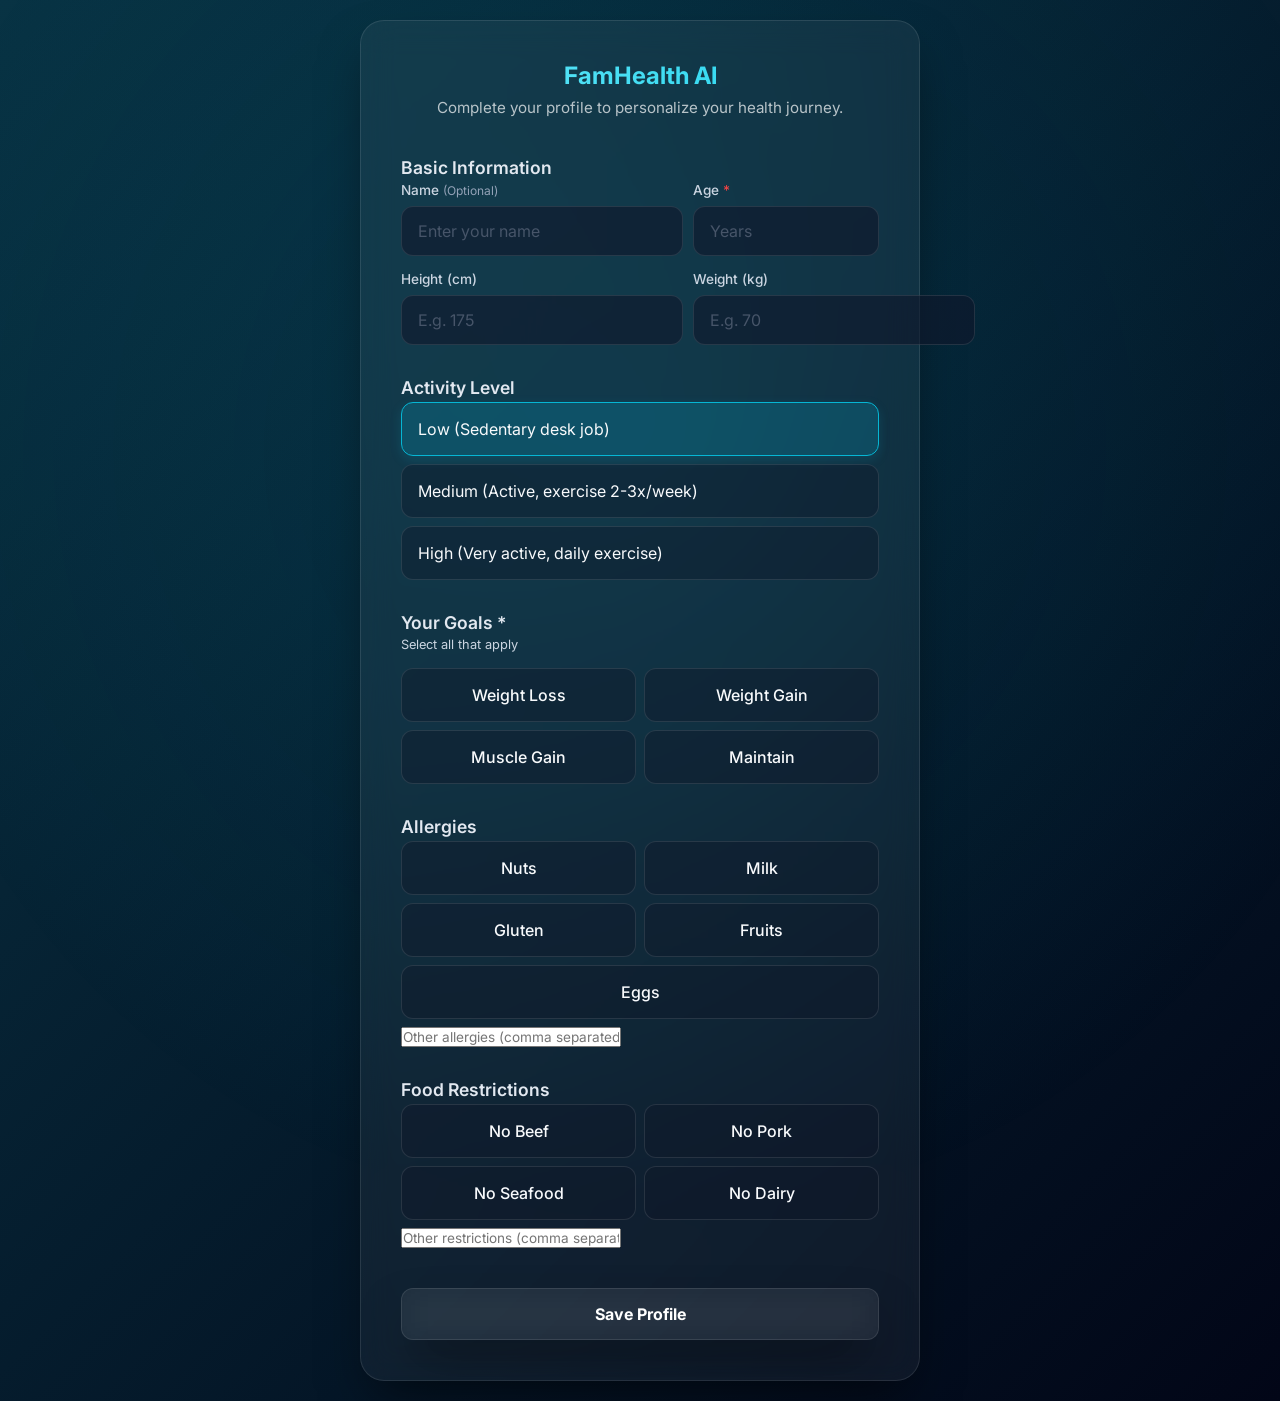
<file: index.html>
<!DOCTYPE html>
<html lang="en">
<head>
    <meta charset="UTF-8">
    <meta name="viewport" content="width=device-width, initial-scale=1.0">
    <title>FamHealth AI</title>
    <link rel="stylesheet" href="style.css">
    <link href="https://fonts.googleapis.com/css2?family=Inter:wght@300;400;500;600;700&display=swap" rel="stylesheet">
</head>
<body class="dashboard-body">
    <div class="background-animation"></div>
    <div class="container" style="max-width: 600px; margin: 0 auto; padding: 20px;">
        
        <!-- ======================= -->
        <!-- 1. PROFILE SECTION      -->
        <!-- ======================= -->
        <!-- STEP 2 & 5: Ensure default state is strictly visible! -->
        <div id="profileSection" style="display: block;">
            <div class="form-card glass">
                <div class="header mb-2">
                    <h1 style="font-size: 1.5rem; text-align: center;">FamHealth AI</h1>
                    <p style="text-align: center; color: rgba(255,255,255,0.7);">Complete your profile to personalize your health journey.</p>
                </div>
                
                <form id="profileForm">
                    <!-- Basic Info -->
                    <div class="form-section">
                        <h2>Basic Information</h2>
                        <div class="input-group" style="display: flex; gap: 10px; margin-bottom: 15px;">
                            <div class="input-field" style="flex: 1;">
                                <label for="name">Name <span class="optional">(Optional)</span></label>
                                <input type="text" id="name" class="glass-input" placeholder="Enter your name">
                            </div>
                            <div class="input-field" style="flex: 1;">
                                <label for="age">Age <span class="required">*</span></label>
                                <input type="number" id="age" class="glass-input" required min="1" max="120" placeholder="Years">
                            </div>
                        </div>
                        <div class="input-group" style="display: flex; gap: 10px;">
                            <div class="input-field" style="flex: 1;">
                                <label for="height">Height (cm)</label>
                                <input type="number" id="height" class="glass-input" placeholder="E.g. 175">
                            </div>
                            <div class="input-field" style="flex: 1;">
                                <label for="weight">Weight (kg)</label>
                                <input type="number" id="weight" class="glass-input" placeholder="E.g. 70">
                            </div>
                        </div>
                    </div>

                    <!-- Activity Level -->
                    <div class="form-section mt-2">
                        <h2>Activity Level</h2>
                        <div class="radio-group" style="display: flex; flex-direction: column; gap: 8px;">
                            <label class="radio-card">
                                <input type="radio" name="activity_level" value="low" checked>
                                <span class="card-content">Low (Sedentary desk job)</span>
                            </label>
                            <label class="radio-card">
                                <input type="radio" name="activity_level" value="medium">
                                <span class="card-content">Medium (Active, exercise 2-3x/week)</span>
                            </label>
                            <label class="radio-card">
                                <input type="radio" name="activity_level" value="high">
                                <span class="card-content">High (Very active, daily exercise)</span>
                            </label>
                        </div>
                    </div>

                    <!-- Goals -->
                    <div class="form-section mt-2">
                        <h2>Your Goals <span class="required">*</span></h2>
                        <p class="subtitle" style="font-size: 0.8rem; color: #cbd5e1;">Select all that apply</p>
                        <div class="card-options multi-select" style="display: flex; flex-wrap: wrap; gap: 8px;">
                            <label class="checkbox-card small">
                                <input type="checkbox" name="goal" value="weight_loss">
                                <span class="card-content centered">Weight Loss</span>
                            </label>
                            <label class="checkbox-card small">
                                <input type="checkbox" name="goal" value="weight_gain">
                                <span class="card-content centered">Weight Gain</span>
                            </label>
                            <label class="checkbox-card small">
                                <input type="checkbox" name="goal" value="muscle_gain">
                                <span class="card-content centered">Muscle Gain</span>
                            </label>
                            <label class="checkbox-card small">
                                <input type="checkbox" name="goal" value="maintain">
                                <span class="card-content centered">Maintain</span>
                            </label>
                        </div>
                    </div>

                    <!-- Allergies -->
                    <div class="form-section mt-2">
                        <h2>Allergies</h2>
                        <div class="card-options multi-select" style="display: flex; flex-wrap: wrap; gap: 8px;">
                            <label class="checkbox-card small">
                                <input type="checkbox" name="allergy" value="nuts">
                                <span class="card-content centered">Nuts</span>
                            </label>
                            <label class="checkbox-card small">
                                <input type="checkbox" name="allergy" value="milk">
                                <span class="card-content centered">Milk</span>
                            </label>
                            <label class="checkbox-card small">
                                <input type="checkbox" name="allergy" value="gluten">
                                <span class="card-content centered">Gluten</span>
                            </label>
                            <label class="checkbox-card small">
                                <input type="checkbox" name="allergy" value="fruits">
                                <span class="card-content centered">Fruits</span>
                            </label>
                            <label class="checkbox-card small">
                                <input type="checkbox" name="allergy" value="eggs">
                                <span class="card-content centered">Eggs</span>
                            </label>
                        </div>
                        <input type="text" id="customAllergies" class="glass-input mt-1" style="font-size: 0.85rem;" placeholder="Other allergies (comma separated)">
                    </div>

                    <!-- Food Restrictions -->
                    <div class="form-section mt-2 mb-2">
                        <h2>Food Restrictions</h2>
                        <div class="card-options multi-select" style="display: flex; flex-wrap: wrap; gap: 8px;">
                            <label class="checkbox-card small">
                                <input type="checkbox" name="restriction" value="no_beef">
                                <span class="card-content centered">No Beef</span>
                            </label>
                            <label class="checkbox-card small">
                                <input type="checkbox" name="restriction" value="no_pork">
                                <span class="card-content centered">No Pork</span>
                            </label>
                            <label class="checkbox-card small">
                                <input type="checkbox" name="restriction" value="no_seafood">
                                <span class="card-content centered">No Seafood</span>
                            </label>
                            <label class="checkbox-card small">
                                <input type="checkbox" name="restriction" value="no_dairy">
                                <span class="card-content centered">No Dairy</span>
                            </label>
                        </div>
                        <input type="text" id="customRestrictions" class="glass-input mt-1" style="font-size: 0.85rem;" placeholder="Other restrictions (comma separated)">
                    </div>

                    <div class="actions" style="position: relative;">
                        <!-- STEP 2: Save Button -->
                        <button type="submit" id="submitBtn" class="submit-btn text-center glass" style="width: 100%; border-radius: 12px; display: flex; justify-content: center; align-items: center; cursor: pointer; padding: 12px;">
                            <span class="btn-text" style="font-weight: bold;">Save Profile</span>
                        </button>
                        <div id="statusMessage" class="hidden" style="margin-top: 1rem; text-align: center; color: var(--success); font-weight: 500;"></div>
                    </div>
                </form>
            </div>
        </div>

        <!-- ======================= -->
        <!-- 2. DASHBOARD SECTION    -->
        <!-- ======================= -->
        <div id="dashboardSection" style="display: none; padding-bottom: 70px;">
            <header class="dash-header glass" style="margin-bottom: 1.5rem; display: flex; justify-content: space-between; align-items: center; padding: 15px; border-radius: 16px;">
                <div>
                    <h1 class="mb-0" style="font-size: 1.5rem;" data-i18n="dash_title">Dashboard</h1>
                    <!-- STEP 5: Welcome message -->
                    <p class="subtitle mb-0" id="dashWelcomeMsg" style="color: rgba(255,255,255,0.8); font-size: 0.9rem;">Welcome to FamHealth AI</p>
                </div>
                <!-- STEP 6: Add reset button -->
                <button id="resetProfileBtn" style="background: rgba(239, 68, 68, 0.2); border: 1px solid rgba(239, 68, 68, 0.4); color: white; padding: 8px 12px; border-radius: 8px; cursor: pointer; font-size: 0.85rem; font-weight: bold; transition: 0.2s;">Reset Profile</button>
            </header>

            <main class="dash-main">
                <!-- STEP 5: Health Profile summary -->
                <section class="glass card-section mb-2" style="padding: 15px; border-radius: 16px;">
                    <h2 style="font-size: 1.1rem; border-bottom: 1px solid rgba(255,255,255,0.1); padding-bottom: 0.5rem; margin-bottom: 0.75rem;"><span data-i18n="dash_snapshot">Health Snapshot</span></h2>
                    
                    <div style="display: grid; grid-template-columns: 1fr 1fr; gap: 10px;">
                        <div style="background: rgba(0,0,0,0.2); padding: 10px; border-radius: 8px;">
                            <span style="font-size: 0.75rem; color: #cbd5e1; text-transform: uppercase;">Activity</span>
                            <div id="dashActivity" style="font-weight: 600;">--</div>
                        </div>
                        <div style="background: rgba(0,0,0,0.2); padding: 10px; border-radius: 8px;">
                            <span style="font-size: 0.75rem; color: #cbd5e1; text-transform: uppercase;">Your Goals</span>
                            <div id="dashGoal" style="font-weight: 600;">--</div>
                        </div>
                        <div style="background: rgba(0,0,0,0.2); padding: 10px; border-radius: 8px; grid-column: span 2;">
                            <span style="font-size: 0.75rem; color: #cbd5e1; text-transform: uppercase;">Your Conditions</span>
                            <div id="dashAllergies" style="font-weight: 600; font-size: 0.9rem;">--</div>
                        </div>
                    </div>
                </section>

                <section class="glass card-section ai-insight mb-2" style="padding: 15px; border-radius: 16px; background: linear-gradient(135deg, rgba(6, 182, 212, 0.15) 0%, rgba(59, 130, 246, 0.15) 100%); border-color: rgba(6, 182, 212, 0.3);">
                    <div style="display: flex; align-items: center; gap: 0.5rem; margin-bottom: 0.75rem;">
                        <span class="icon">💡</span>
                        <h2 class="mb-0" style="font-size: 1.1rem; color: #67e8f9;"><span data-i18n="dash_daily_rec">Daily AI Recommendation</span></h2>
                    </div>
                    <p id="dailyRecText" style="font-size: 0.9rem; line-height: 1.5; color: #f1f5f9; margin-bottom: 0;">Checking your profile...</p>
                </section>

                <h2 class="section-title mt-2 mb-1" style="font-size: 1.1rem; margin-left: 5px;" data-i18n="dash_ai_assistant">AI Assistant Features</h2>
                <div class="features-grid" style="display: grid; grid-template-columns: 1fr 1fr; gap: 10px;">
                    <!-- Smart Diet -->
                    <a href="diet.html" class="feature-card glass" style="text-decoration: none; color: inherit; padding: 15px; border-radius: 16px; text-align: center;">
                        <div class="icon" style="font-size: 2rem;">🥗</div>
                        <h3 style="font-size: 1rem; margin: 8px 0;" data-i18n="dash_smart_diet">Smart Diet</h3>
                        <p style="font-size: 0.8rem; color: #cbd5e1;" data-i18n="dash_smart_diet_desc">Track meals & macros</p>
                    </a>
                    
                    <!-- Skin Analysis -->
                    <a href="skin.html" class="feature-card glass" style="text-decoration: none; color: inherit; padding: 15px; border-radius: 16px; text-align: center;">
                        <div class="icon" style="font-size: 2rem;">✨</div>
                        <h3 style="font-size: 1rem; margin: 8px 0;" data-i18n="dash_skin">Skin Analysis</h3>
                        <p style="font-size: 0.8rem; color: #cbd5e1;" data-i18n="dash_skin_desc">AI checkup for skin/hair</p>
                    </a>
                    
                    <!-- Analytics Dashboard -->
                    <a href="analytics.html" class="feature-card glass" style="text-decoration: none; color: inherit; grid-column: span 2; padding: 15px; border-radius: 16px; text-align: center; display: flex; flex-direction: column; align-items: center;">
                        <div class="icon" style="font-size: 2rem;">📈</div>
                        <h3 style="font-size: 1rem; margin: 8px 0;" data-i18n="dash_analytics">Analytics</h3>
                        <p style="font-size: 0.8rem; color: #cbd5e1;" data-i18n="dash_analytics_desc">Diet score & weekly trends</p>
                    </a>
                </div>
            </main>

            <!-- Bottom Navigation -->
            <nav class="bottom-nav glass" style="position: fixed; bottom: 0; left: 0; width: 100%; display: flex; justify-content: space-around; padding: 10px 0; border-radius: 20px 20px 0 0; z-index: 100;">
                <a href="#" class="nav-item active" style="text-decoration: none; color: #67e8f9; display: flex; flex-direction: column; align-items: center; gap: 4px;">
                    <span class="icon" style="font-size: 1.2rem;">🏠</span>
                    <span style="font-size: 0.75rem; font-weight: 500;">Home</span>
                </a>
                <a href="diet.html" class="nav-item" style="text-decoration: none; color: #cbd5e1; display: flex; flex-direction: column; align-items: center; gap: 4px;">
                    <span class="icon" style="font-size: 1.2rem;">📊</span>
                    <span style="font-size: 0.75rem;">Track</span>
                </a>
                <a href="coach.html" class="nav-item" style="text-decoration: none; color: #cbd5e1; display: flex; flex-direction: column; align-items: center; gap: 4px;">
                    <span class="icon" style="font-size: 1.2rem;">🤖</span>
                    <span style="font-size: 0.75rem;">Coach</span>
                </a>
            </nav>
        </div>

    </div>

    <!-- Application Logic -->
    <script src="i18n.js"></script>
    <script src="app.js"></script>
</body>
</html>
</file>
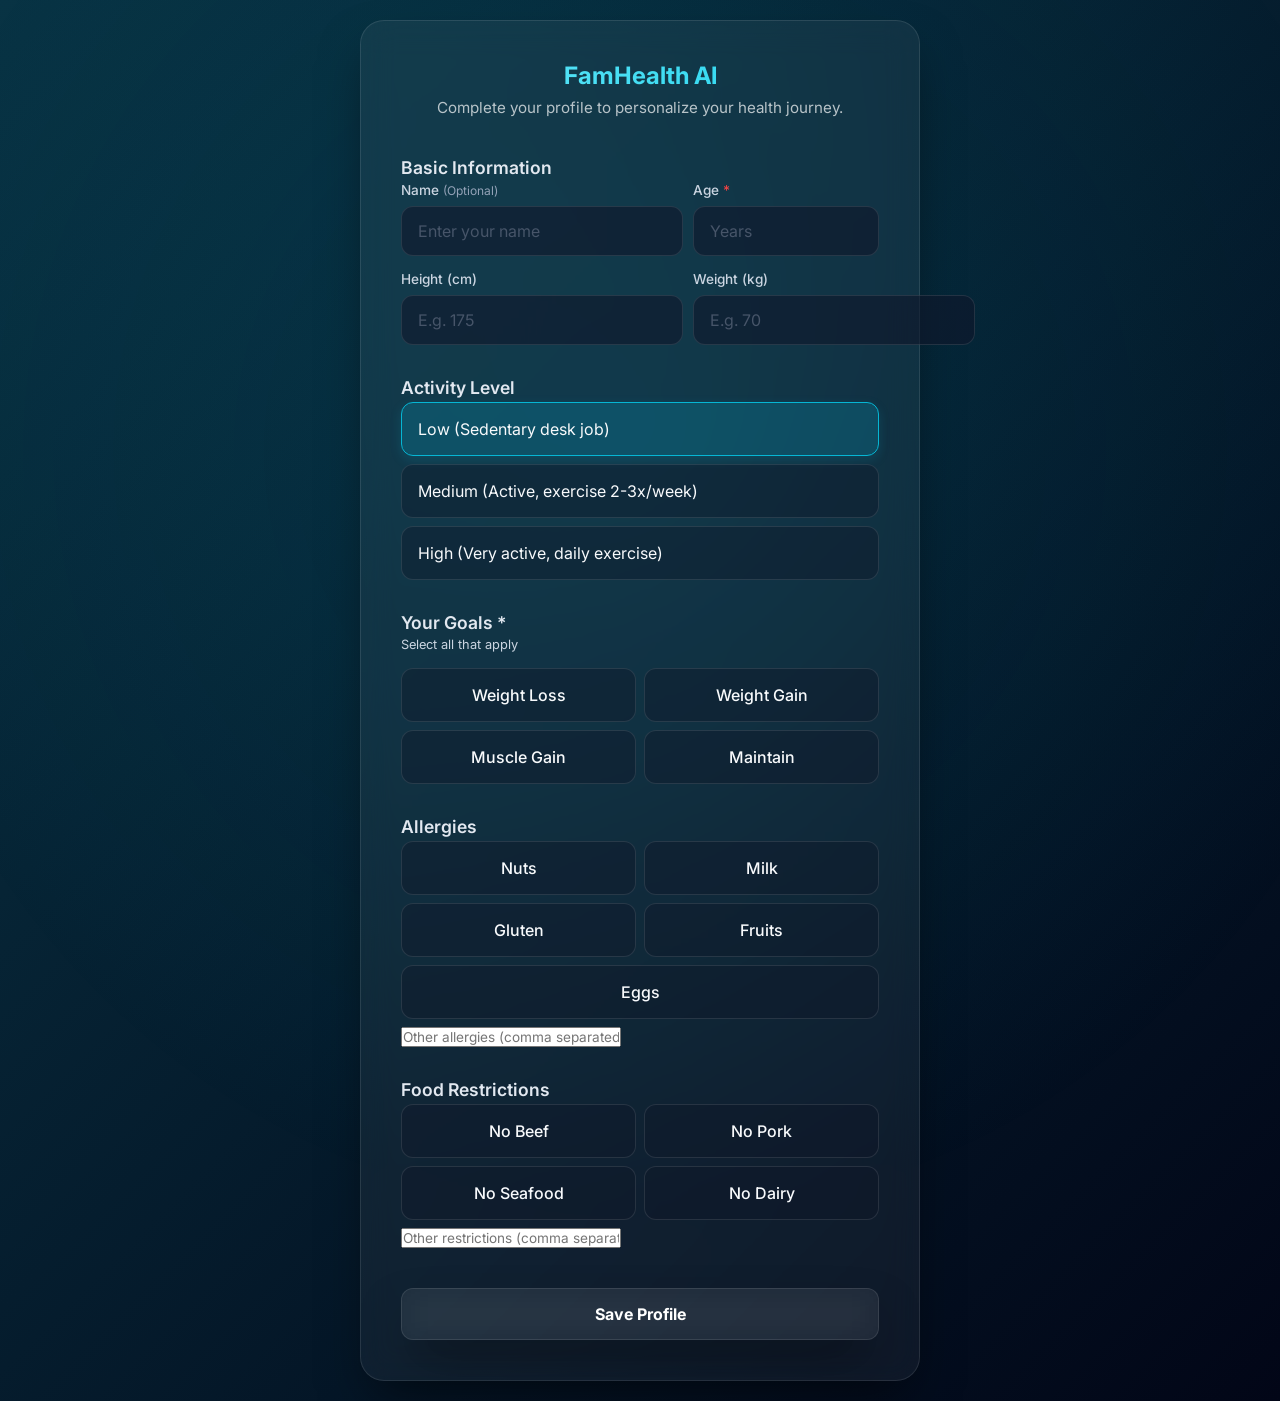
<file: analytics.html>
<!DOCTYPE html>
<html lang="en">
<head>
    <meta charset="UTF-8">
    <meta name="viewport" content="width=device-width, initial-scale=1.0">
    <title>Analytics - FamHealth AI</title>
    <link rel="stylesheet" href="style.css">
    <link href="https://fonts.googleapis.com/css2?family=Inter:wght@300;400;500;600;700&display=swap" rel="stylesheet">
</head>
<body class="dashboard-body">
    <div class="background-animation"></div>
    <div class="container dashboard-container" style="padding-bottom: 80px;">
        
        <header class="dash-header glass" style="margin-bottom: 1rem;">
            <div style="display: flex; align-items: center; gap: 1rem;">
                <a href="index.html" class="back-btn">←</a>
                <div>
                    <h1 class="mb-0">Analytics</h1>
                    <p class="subtitle mb-0">Your Progress Trends</p>
                </div>
            </div>
        </header>

        <main class="dash-main">
            <!-- Overall Diet Score -->
            <section class="glass card-section text-center" style="display: flex; flex-direction: column; align-items: center;">
                <h2>Today's Diet Score</h2>
                <div class="score-circle mt-2" id="scoreCircle">
                    <span class="score-value" id="scoreValue">--</span>
                </div>
                <p class="subtitle mt-2" id="scoreTagline" style="margin-bottom: 0;">Calculating score...</p>
            </section>

            <!-- Progress Insights -->
            <section class="glass card-section ai-insight mt-2">
                <div class="insight-header">
                    <span class="icon">💡</span>
                    <h2>Progress Insights</h2>
                </div>
                <ul id="insightsList" style="margin: 0; padding-left: 1.5rem; font-size: 0.85rem; color: #f1f5f9; line-height: 1.6;">
                    <li>Analyzing your data...</li>
                </ul>
            </section>

            <!-- Weekly Calorie Trends -->
            <section class="glass card-section mt-2">
                <h2 style="margin-bottom: 0.5rem;">Calorie Intake Trend</h2>
                <p class="subtitle" style="font-size: 0.75rem;">Last 7 days (kcal)</p>
                <div class="chart-container" id="calorieChart">
                    <!-- Javascript populates bars -->
                </div>
            </section>

            <!-- Protein Trends -->
            <section class="glass card-section mt-2">
                <h2 style="margin-bottom: 0.5rem;">Protein Intake Trend</h2>
                <p class="subtitle" style="font-size: 0.75rem;">Last 7 days (grams)</p>
                <div class="chart-container" id="proteinChart">
                    <!-- Javascript populates bars -->
                </div>
            </section>

        </main>
    </div>

    <script src="analytics.js"></script>
</body>
</html>
</file>
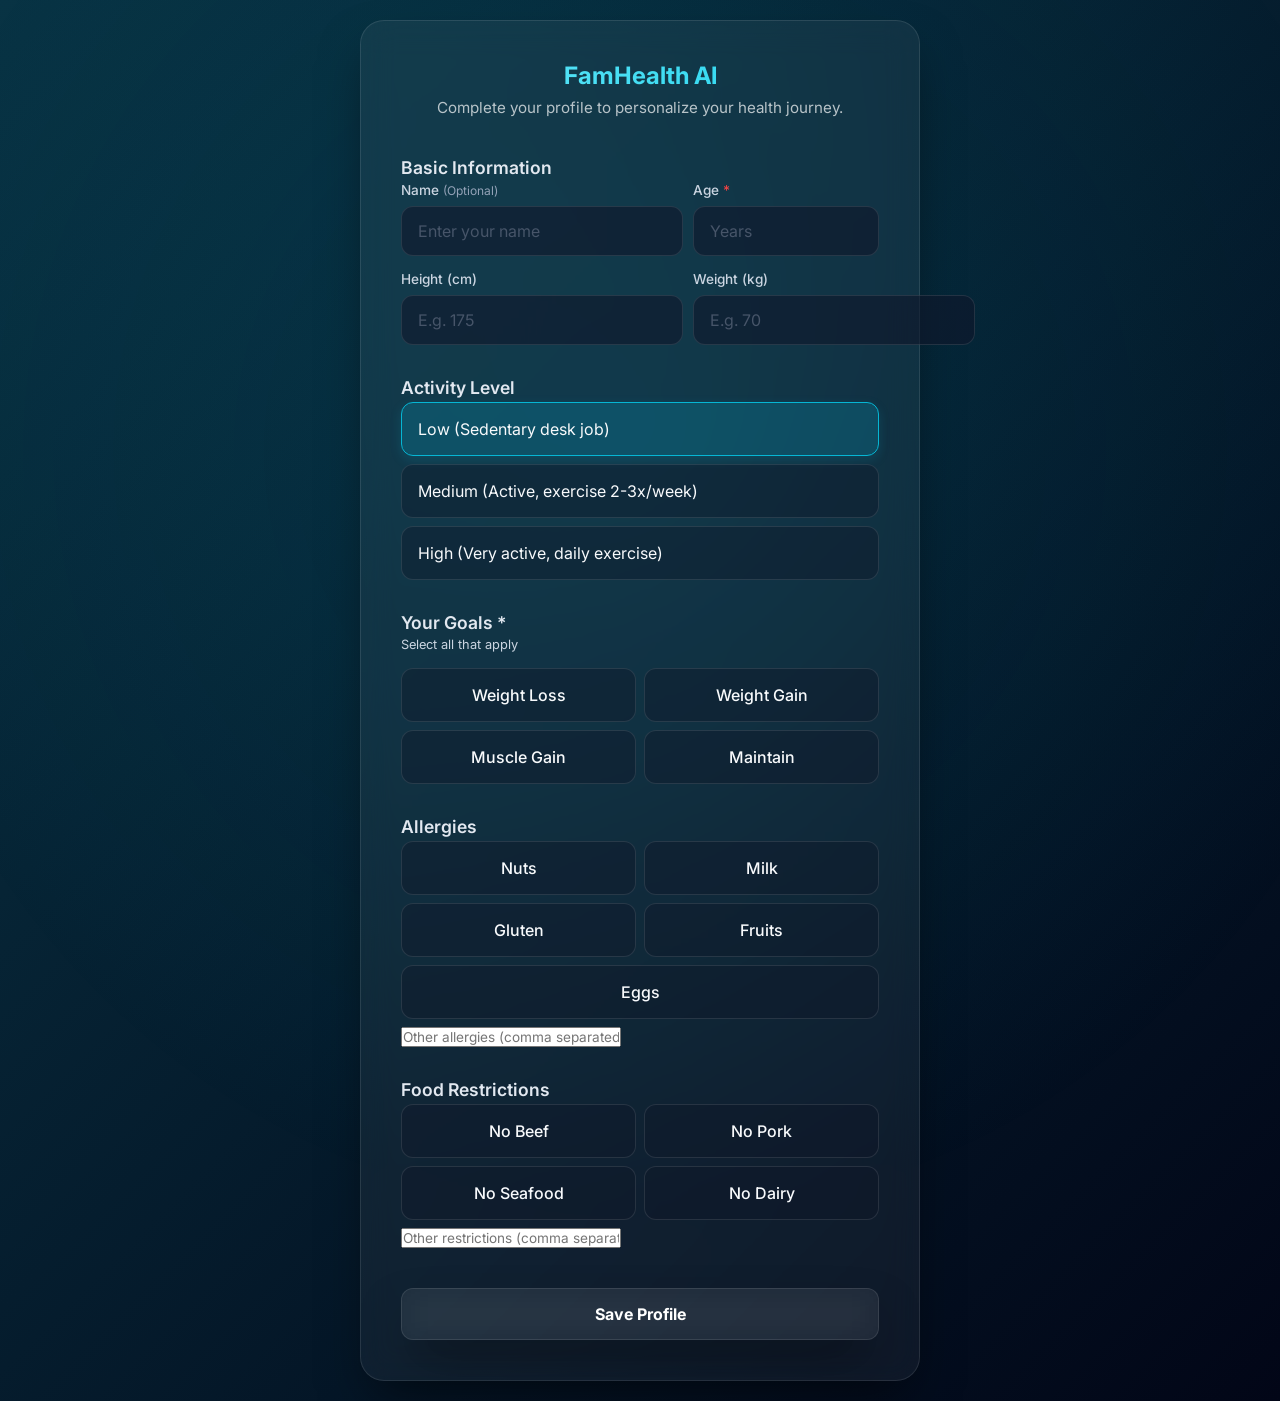
<file: coach.html>
<!DOCTYPE html>
<html lang="en">
<head>
    <meta charset="UTF-8">
    <meta name="viewport" content="width=device-width, initial-scale=1.0">
    <title>AI Coach - FamHealth AI</title>
    <link rel="stylesheet" href="style.css">
    <link href="https://fonts.googleapis.com/css2?family=Inter:wght@300;400;500;600;700&display=swap" rel="stylesheet">
    <style>
        .chat-container {
            flex-grow: 1;
            overflow-y: auto;
            display: flex;
            flex-direction: column;
            gap: 1rem;
            padding-bottom: 20px;
        }
        .chat-msg {
            max-width: 85%;
            padding: 0.875rem 1.25rem;
            border-radius: 18px;
            font-size: 0.95rem;
            line-height: 1.5;
        }
        .msg-ai {
            background: rgba(15, 23, 42, 0.6);
            border: 1px solid var(--glass-border);
            border-bottom-left-radius: 4px;
            align-self: flex-start;
        }
        .msg-user {
            background: var(--accent-color);
            color: white;
            border-bottom-right-radius: 4px;
            align-self: flex-end;
            box-shadow: 0 4px 12px rgba(6, 182, 212, 0.2);
        }
        .chat-input-wrapper {
            display: flex;
            gap: 0.5rem;
            margin-top: auto;
        }
        .chat-input {
            flex-grow: 1;
            background: rgba(15, 23, 42, 0.8);
            border: 1px solid var(--glass-border);
            border-radius: 24px;
            padding: 0.875rem 1.25rem;
            color: white;
            outline: none;
        }
        .chat-input:focus {
            border-color: var(--accent-color);
        }
        .send-btn {
            background: var(--accent-color);
            width: 50px;
            height: 50px;
            border-radius: 50%;
            border: none;
            display: flex;
            justify-content: center;
            align-items: center;
            font-size: 1.25rem;
            cursor: pointer;
            padding: 0;
            min-height: auto;
        }
        .lang-toggle {
            font-size: 0.75rem;
            padding: 0.25rem 0.5rem;
            background: rgba(255,255,255,0.1);
            border-radius: 12px;
            color: white;
            border: none;
            cursor: pointer;
        }
    </style>
</head>
<body class="dashboard-body" style="height: 100vh; overflow: hidden;">
    <div class="background-animation"></div>
    <div class="container dashboard-container" style="padding-bottom: 80px; height: 100%;">
        
        <!-- Header -->
        <header class="dash-header glass" style="margin-bottom: 1rem; padding: 1rem 1.5rem;">
            <div style="display: flex; align-items: center; gap: 1rem; width: 100%;">
                <div class="icon" style="font-size: 2rem;">🤖</div>
                <div style="flex-grow: 1;">
                    <h1 class="mb-0" style="font-size: 1.25rem;">Health Coach</h1>
                    <p class="subtitle mb-0" id="coachStatus">Online</p>
                </div>
                <!-- Telugu Toggle -->
                <button class="lang-toggle" id="langToggle">తెలుగు</button>
            </div>
        </header>

        <!-- Chat Area -->
        <main class="chat-container" id="chatContainer">
            <div class="chat-msg msg-ai" id="welcomeMsg">
                Hi there! I'm your FamHealth AI coach. I can help you with diet planning, healthy habits, or general wellness advice. How can I support you today?
            </div>
        </main>

        <!-- Input Area -->
        <form class="chat-input-wrapper" id="chatForm">
            <input type="text" class="chat-input" id="chatInput" placeholder="Ask me anything..." required>
            <button type="submit" class="send-btn">➤</button>
        </form>

        <!-- Bottom Navigation -->
        <nav class="bottom-nav glass">
            <a href="index.html" class="nav-item">
                <span class="icon">🏠</span>
                <span>Home</span>
            </a>
            <a href="diet.html" class="nav-item">
                <span class="icon">📊</span>
                <span>Track</span>
            </a>
            <a href="coach.html" class="nav-item active" style="color: var(--accent-color);">
                <span class="icon">🤖</span>
                <span>Coach</span>
            </a>
        </nav>
    </div>

    <script src="coach.js"></script>
</body>
</html>
</file>
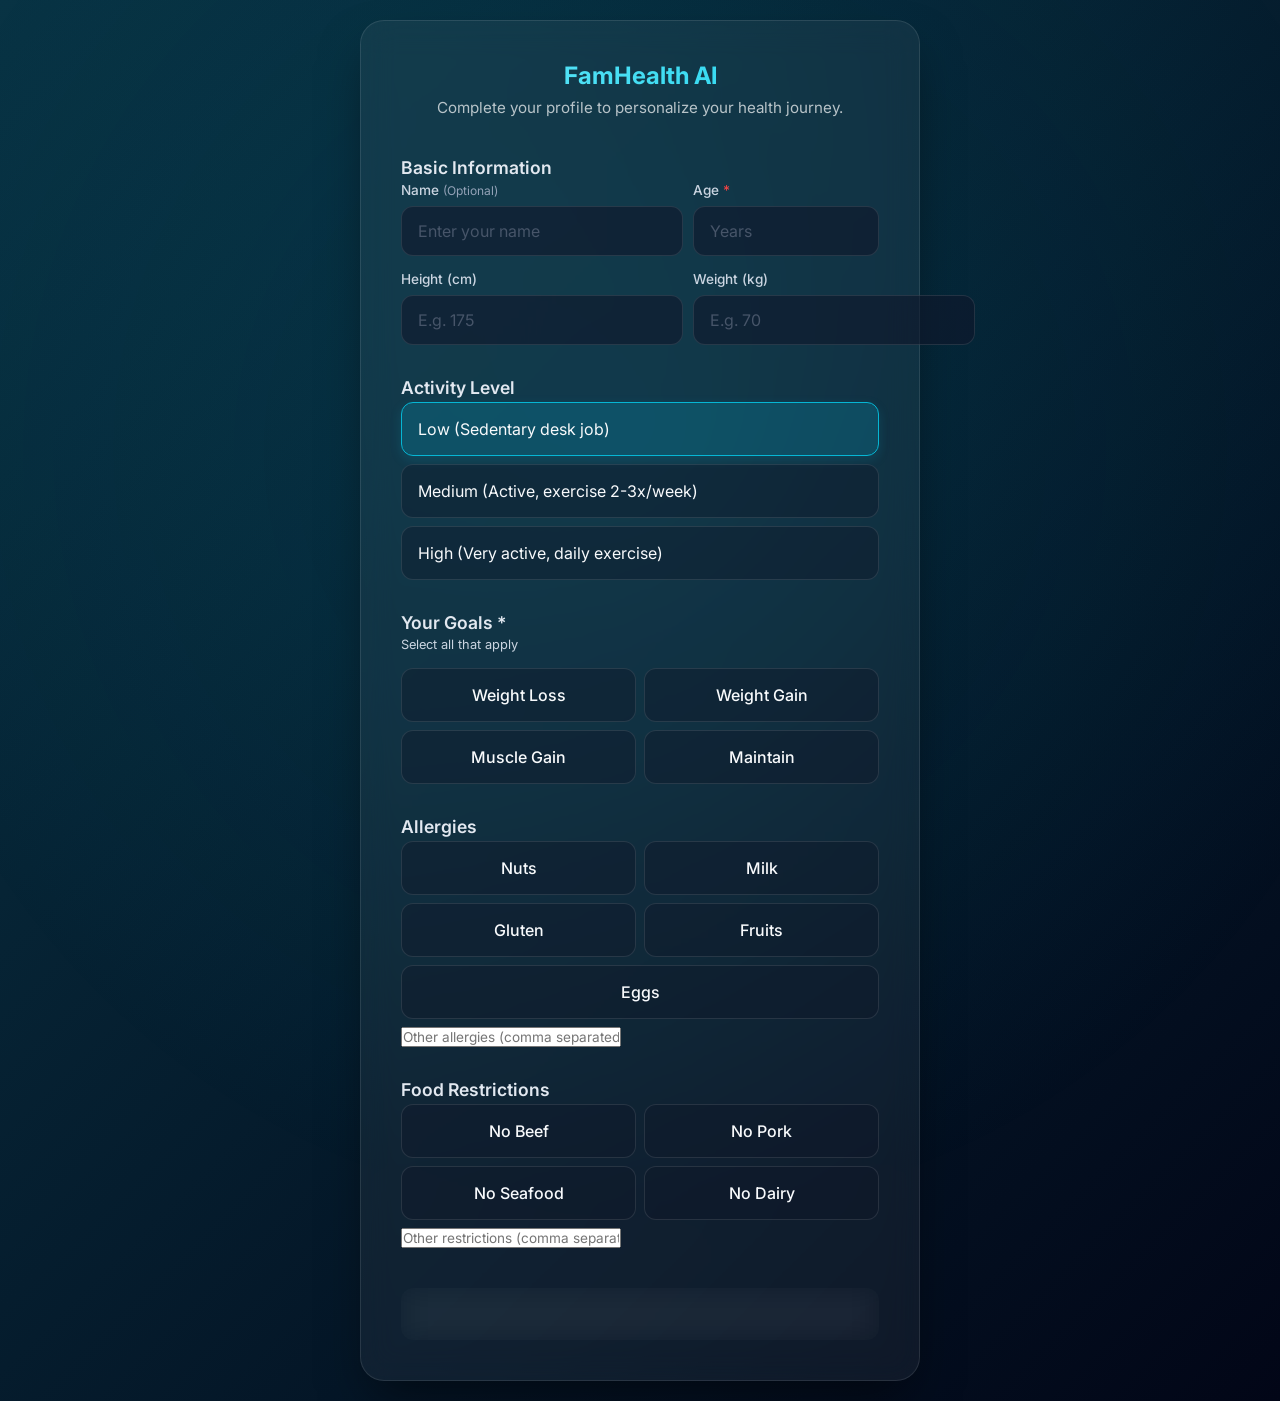
<file: dashboard.html>
<!DOCTYPE html>
<html lang="en">
<head>
    <meta charset="UTF-8">
    <meta name="viewport" content="width=device-width, initial-scale=1.0">
    <title>FamHealth AI - Dashboard</title>
    <link rel="stylesheet" href="style.css">
    <link href="https://fonts.googleapis.com/css2?family=Inter:wght@300;400;500;600;700&display=swap" rel="stylesheet">
</head>
<body class="dashboard-body">
    <div class="background-animation"></div>
    <div class="container dashboard-container">
        <!-- Header -->
        <header class="dash-header glass" style="margin-bottom: 2rem; display: flex; justify-content: space-between; align-items: flex-start;">
            <div>
                <h1 class="mb-0" data-i18n="dash_title">Dashboard</h1>
                <p class="subtitle mb-0" id="welcomeMsg">Welcome to FamHealth AI</p>
            </div>
            <select id="globalLangToggle" style="padding: 0.25rem 0.5rem; font-size: 0.85rem; border: 1px solid rgba(255,255,255,0.2); outline: none; border-radius: 8px; background: rgba(0,0,0,0.2); color: white; cursor: pointer;">
                <option value="en" style="color: black;">English</option>
                <option value="te" style="color: black;">తెలుగు (Telugu)</option>
            </select>
        </header>

        <!-- Main Content -->
        <main class="dash-main">
            <!-- Health Profile summary -->
            <section class="glass card-section mb-2">
                <h2 style="font-size: 1.1rem; border-bottom: 1px solid rgba(255,255,255,0.1); padding-bottom: 0.5rem; margin-bottom: 0.75rem;"><span data-i18n="dash_snapshot">Health Snapshot</span></h2>
                <div class="metrics-grid">
                    <div class="metric-item">
                        <span class="label">Activity</span>
                        <span class="value" id="valActivity">--</span>
                    </div>
                    <div class="metric-item">
                        <span class="label">Goal</span>
                        <span class="value" id="valGoal">--</span>
                    </div>
                    <div class="metric-item">
                        <span class="label">Diet</span>
                        <span class="value" id="valDiet">--</span>
                    </div>
                    <div class="metric-item">
                        <span class="label">Conditions</span>
                        <span class="value" id="valConditions">--</span>
                    </div>
                    <div class="metric-item" style="grid-column: span 2;">
                        <span class="label">Restrictions & Allergies</span>
                        <span class="value" id="valAllergies" style="font-size: 0.85rem;">--</span>
                    </div>
                </div>
            </section>

            <!-- Daily Recommendations -->
            <section class="glass card-section ai-insight mb-2" style="background: linear-gradient(135deg, rgba(6, 182, 212, 0.15) 0%, rgba(59, 130, 246, 0.15) 100%); border-color: rgba(6, 182, 212, 0.3);">
                <div class="insight-header" style="display: flex; align-items: center; gap: 0.5rem; margin-bottom: 0.75rem;">
                    <span class="icon">💡</span>
                    <h2 class="mb-0" style="font-size: 1.1rem; color: #67e8f9;"><span data-i18n="dash_daily_rec">Daily AI Recommendation</span></h2>
                </div>
                <p id="dailyRecText" style="font-size: 0.9rem; line-height: 1.5; color: #f1f5f9; margin-bottom: 0;">Checking your profile...</p>
            </section>

            <!-- Features -->
            <h2 class="section-title" data-i18n="dash_ai_assistant">AI Assistant</h2>
            <div class="features-grid">
                <!-- Smart Diet -->
                <a href="diet.html" class="feature-card glass" style="text-decoration: none; color: inherit;">
                    <div class="icon">🥗</div>
                    <h3 data-i18n="dash_smart_diet">Smart Diet</h3>
                    <p data-i18n="dash_smart_diet_desc">Track meals & macros</p>
                </a>
                
                <!-- Skin Analysis -->
                <a href="skin.html" class="feature-card glass" style="text-decoration: none; color: inherit;">
                    <div class="icon">✨</div>
                    <h3 data-i18n="dash_skin">Skin Analysis</h3>
                    <p data-i18n="dash_skin_desc">AI checkup for skin/hair</p>
                </a>
            <a href="analytics.html" class="feature-card glass" style="text-decoration: none; color: inherit; grid-column: span 2;">
                <div class="icon">📈</div>
                <h3 data-i18n="dash_analytics">Analytics Dashboard</h3>
                <p data-i18n="dash_analytics_desc">Diet score & weekly trends</p>
            </a>
            </div>
            
            <button id="logoutBtn" class="logout-btn glass" style="background: rgba(239, 68, 68, 0.15); border-color: rgba(239, 68, 68, 0.3); color: #fca5a5;" data-i18n="dash_reset_profile">Reset Profile</button>
        </main>

        <!-- Bottom Navigation -->
        <nav class="bottom-nav glass">
            <a href="dashboard.html" class="nav-item active">
                <span class="icon">🏠</span>
                <span>Home</span>
            </a>
            <a href="diet.html" class="nav-item">
                <span class="icon">📊</span>
                <span>Track</span>
            </a>
            <a href="coach.html" class="nav-item">
                <span class="icon">🤖</span>
                <span>Coach</span>
            </a>
        </nav>
    </div>

    <script src="i18n.js"></script>
    <script src="dashboard.js"></script>
</body>
</html>
</file>
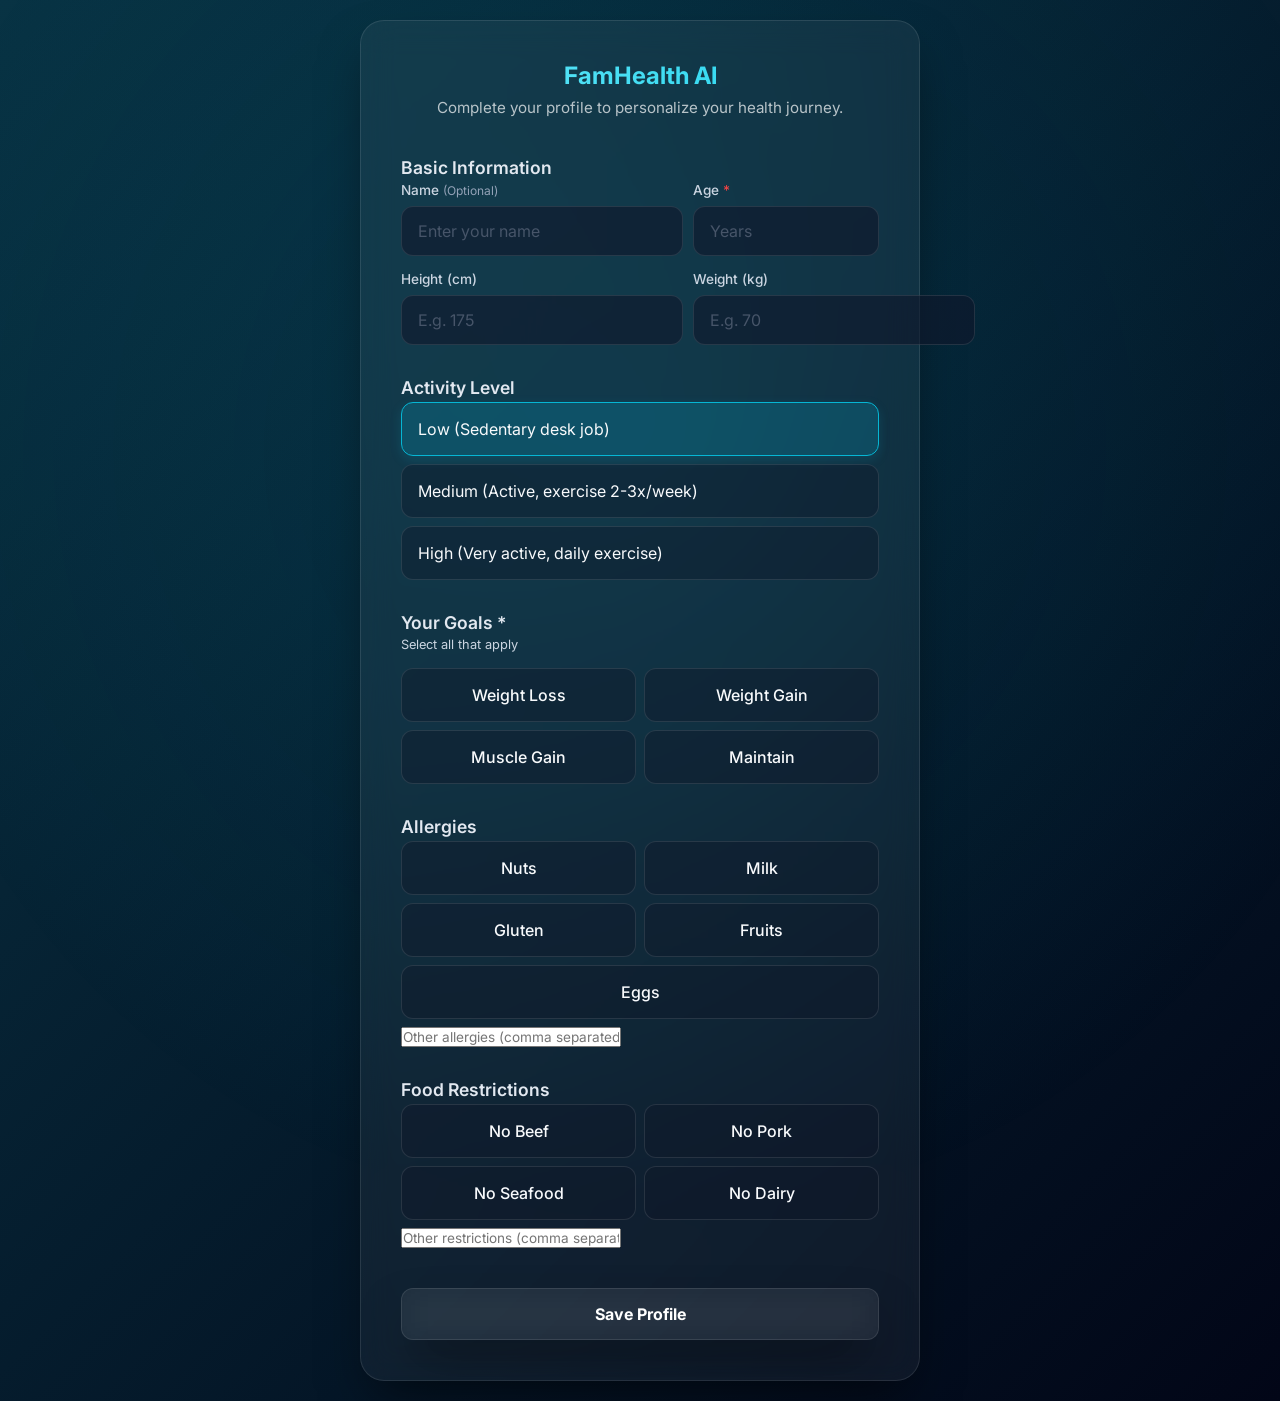
<file: diet.html>
<!DOCTYPE html>
<html lang="en">
<head>
    <meta charset="UTF-8">
    <meta name="viewport" content="width=device-width, initial-scale=1.0">
    <title>Smart Diet - FamHealth AI</title>
    <link rel="stylesheet" href="style.css">
    <link href="https://fonts.googleapis.com/css2?family=Inter:wght@300;400;500;600;700&display=swap" rel="stylesheet">
    <style>
        .tabs { display: flex; gap: 1rem; margin-bottom: 1rem; }
        .tab-btn { flex: 1; padding: 0.75rem; background: rgba(15, 23, 42, 0.4); border: 1px solid var(--glass-border); border-radius: 12px; color: white; border: none; font-weight: 500; min-height: 44px; }
        .tab-btn.active { background: var(--accent-color); border-color: var(--accent-color); }
        .staging-item { display: flex; flex-wrap: wrap; gap: 0.5rem; align-items: center; margin-bottom: 0.5rem; background: rgba(0,0,0,0.1); padding: 0.5rem; border-radius: 8px; }
        .staging-item input { background: rgba(0,0,0,0.2); border: 1px solid var(--glass-border); border-radius: 8px; padding: 0.5rem; color: white; font-size: 0.85rem;}
        .stage-name { flex: 1 1 100%; margin-bottom: 0.25rem; }
        .stage-macro { flex: 1; min-width: 60px; }
        .remove-staging { background: rgba(239, 68, 68, 0.2); color: var(--error); border: none; border-radius: 8px; width: 36px; height: 36px; display: flex; justify-content: center; align-items: center; cursor: pointer; flex: none; }
        .add-staging { background: rgba(16, 185, 129, 0.2); color: var(--success); border: none; border-radius: 8px; padding: 0.5rem 1rem; margin-top: 0.5rem; cursor: pointer; font-weight: 600; width: 100%; min-height: 44px; }
        
        .meal-group { margin-bottom: 1.5rem; }
        .meal-group h3 { margin-bottom: 0.75rem; font-size: 1rem; color: var(--accent-color); border-bottom: 1px solid var(--glass-border); padding-bottom: 0.25rem; display: flex; justify-content: space-between;}
        .food-item-badge { display: inline-block; background: rgba(255,255,255,0.1); padding: 0.35rem 0.5rem; border-radius: 8px; font-size: 0.75rem; margin-right: 0.25rem; margin-bottom: 0.25rem; width: 100%; display: flex; justify-content: space-between; align-items: center; }
        
        .macro-bars { display: flex; justify-content: space-between; margin-top: 1rem; gap: 0.5rem; }
        .macro-col { flex: 1; text-align: center; background: rgba(15, 23, 42, 0.6); padding: 0.5rem; border-radius: 12px; }
        .macro-title { font-size: 0.7rem; color: var(--text-secondary); text-transform: uppercase; }
        .macro-val { font-size: 0.9rem; font-weight: 600; margin: 0.25rem 0; }
        .macro-goal { font-size: 0.7rem; color: rgba(255,255,255,0.5); }
    </style>
</head>
<body class="dashboard-body">
    <div class="background-animation"></div>
    <div class="container dashboard-container" style="padding-bottom: 80px;">
        
        <header class="dash-header glass" style="margin-bottom: 1rem;">
            <div style="display: flex; align-items: center; gap: 1rem;">
                <a href="index.html" class="back-btn">←</a>
                <div>
                    <h1 class="mb-0">Food Log</h1>
                    <p class="subtitle mb-0">Track your nutrition</p>
                </div>
            </div>
            <button id="addFoodFab" style="width: auto; padding: 0.5rem 1rem; min-height: 40px; margin: 0; font-size: 0.9rem;">+ Add Food</button>
        </header>

        <main class="dash-main">
            <!-- Calorie Overview -->
            <section class="glass card-section" style="margin-bottom: 1rem; padding: 1.25rem;">
                <p class="subtitle mb-0" style="text-align: center;">Daily Intake Overview</p>
                <div style="display: flex; justify-content: center; margin-top: 0.5rem;">
                    <div class="calorie-progress" style="padding: 0;">
                        <div class="circle-wrap" style="width: 130px; height: 130px;">
                            <div class="inside-circle" id="calorieText" style="font-size: 1.75rem;">
                                0 <br><span class="label" id="calorieGoalLabel">/ 2000 kcal</span>
                            </div>
                        </div>
                    </div>
                </div>
                
                <div class="macro-bars">
                    <div class="macro-col">
                        <div class="macro-title" style="color: #60a5fa;">Protein</div>
                        <div class="macro-val" id="valPro">0g</div>
                        <div class="macro-goal" id="goalPro">/ 0g</div>
                    </div>
                    <div class="macro-col">
                        <div class="macro-title" style="color: #34d399;">Carbs</div>
                        <div class="macro-val" id="valCarb">0g</div>
                        <div class="macro-goal" id="goalCarb">/ 0g</div>
                    </div>
                    <div class="macro-col">
                        <div class="macro-title" style="color: #fbbf24;">Fat</div>
                        <div class="macro-val" id="valFat">0g</div>
                        <div class="macro-goal" id="goalFat">/ 0g</div>
                    </div>
                </div>

                <!-- AI Analysis Card -->
                <div class="ai-analysis-card mt-2" style="background: rgba(6, 182, 212, 0.1); border: 1px solid rgba(6, 182, 212, 0.3); padding: 1rem; border-radius: 12px;">
                    <div style="display: flex; align-items: center; gap: 0.5rem; margin-bottom: 0.5rem;">
                        <span class="icon">✨</span>
                        <h3 style="font-size: 0.95rem; margin: 0; color: #67e8f9;">AI Day Analysis</h3>
                    </div>
                    <ul id="aiSuggestionsList" style="margin: 0; padding-left: 1.5rem; font-size: 0.85rem; color: #f1f5f9; line-height: 1.6;">
                        <li>Start logging your meals to get personalized AI suggestions!</li>
                    </ul>
                </div>
            </section>

            <!-- Add Food Form (Hidden by default) -->
            <section id="addFoodSection" class="glass card-section hidden" style="border-color: var(--accent-color);">
                <div style="display: flex; justify-content: space-between; align-items: center; margin-bottom: 1rem;">
                    <h2 class="mb-0">New Entry</h2>
                    <button id="cancelAdd" style="background: transparent; color: var(--text-secondary); width: auto; padding: 0; min-height: auto;">Cancel</button>
                </div>

                <div class="input-field mb-1">
                    <label>Meal Type</label>
                    <select id="mealType" style="background: rgba(15, 23, 42, 0.6); border: 1px solid var(--glass-border); border-radius: 12px; padding: 0.875rem 1rem; color: white; width: 100%; outline: none;">
                        <option value="breakfast">Breakfast</option>
                        <option value="lunch">Lunch</option>
                        <option value="snacks">Snacks</option>
                        <option value="dinner">Dinner</option>
                    </select>
                </div>

                <div class="tabs mt-2">
                    <button class="tab-btn active" id="tabText">Manual Entry</button>
                    <button class="tab-btn" id="tabScan">Image Scan 📸</button>
                </div>

                <!-- Text Mode -->
                <div id="modeText">
                    <div class="input-field mb-1">
                        <input type="text" id="quickAddInput" placeholder="E.g. 2 Dosa and Chutney">
                    </div>
                    <button id="quickAddBtn" style="min-height: 44px; margin-bottom: 1rem; background: rgba(255,255,255,0.1);">Parse Text</button>
                </div>

                <!-- Scan Mode -->
                <div id="modeScan" class="hidden text-center">
                    <div class="upload-area" id="scanUploadArea" style="padding: 1.5rem 1rem; margin-bottom: 1rem;">
                        <span class="icon">📸</span>
                        <p id="scanUploadText">Tap to scan your plate</p>
                        <input type="file" id="scanInput" accept="image/*" style="display: none;">
                    </div>
                    <div id="scanLoading" class="hidden">
                        <div class="spinner mx-auto" style="border-top-color: var(--accent-color); width: 30px; height: 30px; margin-bottom: 0.5rem;"></div>
                        <p class="subtitle">AI is calculating macros...</p>
                    </div>
                </div>

                <!-- Staging Area -->
                <div id="stagingArea" class="hidden" style="margin-top: 1rem; border-top: 1px solid var(--glass-border); padding-top: 1rem;">
                    <h3 style="font-size: 0.9rem; margin-bottom: 0.5rem; color: var(--text-secondary);">Detected Items & Macros</h3>
                    <div id="stagingItemsList"></div>
                    <button class="add-staging" id="addStagingRow">+ Add another item</button>

                    <div id="stagingTotal" style="margin-top: 1rem; text-align: right; font-size: 0.85rem; color: var(--text-primary); font-weight: 500;">
                        Pending Total: <span style="color:var(--accent-color); font-weight:700;">0 kcal</span> (P:0g C:0g F:0g)
                    </div>

                    <button id="saveLogBtn" style="margin-top: 1.5rem; background: linear-gradient(135deg, #10b981 0%, #059669 100%);">Save to Log</button>
                </div>
            </section>

            <!-- Food Log List -->
            <section class="glass card-section mt-2">
                <h2 style="margin-bottom: 1rem;">Today's Log</h2>
                <div id="logsContainer">
                </div>
            </section>
        </main>
    </div>

    <script src="diet.js"></script>
</body>
</html>
</file>
<file: style.css>
:root {
    --bg-gradient-1: #083344;
    --bg-gradient-2: #020617;
    --glass-bg: rgba(255, 255, 255, 0.05);
    --glass-border: rgba(255, 255, 255, 0.1);
    --text-primary: #f8fafc;
    --text-secondary: #94a3b8;
    --accent-color: #06b6d4;
    --accent-hover: #0891b2;
    --card-active: rgba(6, 182, 212, 0.2);
    --card-active-border: #06b6d4;
    --error: #ef4444;
    --success: #10b981;
}

* {
    box-sizing: border-box;
    margin: 0;
    padding: 0;
    font-family: 'Inter', sans-serif;
}

body {
    background: linear-gradient(135deg, var(--bg-gradient-1) 0%, var(--bg-gradient-2) 100%);
    min-height: 100vh;
    color: var(--text-primary);
    display: flex;
    justify-content: center;
    align-items: center;
    padding: 2rem;
    position: relative;
    overflow-x: hidden;
}

.background-animation {
    position: fixed;
    top: -50%;
    left: -50%;
    width: 200%;
    height: 200%;
    background: radial-gradient(circle at 50% 50%, rgba(6, 182, 212, 0.1) 0%, transparent 50%);
    z-index: 0;
    animation: rotate 30s linear infinite;
    pointer-events: none;
}

@keyframes rotate {
    0% { transform: rotate(0deg); }
    100% { transform: rotate(360deg); }
}

.container {
    position: relative;
    z-index: 1;
    width: 100%;
    max-width: 650px;
    animation: fadeIn 0.6s ease-out;
}

@keyframes fadeIn {
    from { opacity: 0; transform: translateY(20px); }
    to { opacity: 1; transform: translateY(0); }
}

.glass {
    background: var(--glass-bg);
    backdrop-filter: blur(16px);
    -webkit-backdrop-filter: blur(16px);
    border: 1px solid var(--glass-border);
    border-radius: 24px;
    padding: 2.5rem;
    box-shadow: 0 25px 50px -12px rgba(0, 0, 0, 0.5);
}

.header {
    text-align: center;
    margin-bottom: 2.5rem;
}

.header h1 {
    font-size: 2rem;
    font-weight: 700;
    margin-bottom: 0.5rem;
    background: linear-gradient(to right, #67e8f9, #22d3ee);
    background-clip: text;
    -webkit-background-clip: text;
    -webkit-text-fill-color: transparent;
}

.header p {
    color: var(--text-secondary);
    font-size: 0.95rem;
}

.form-section {
    margin-bottom: 2rem;
    animation: slideIn 0.5s ease-out backwards;
}

.form-section:nth-child(1) { animation-delay: 0.1s; }
.form-section:nth-child(2) { animation-delay: 0.2s; }
.form-section:nth-child(3) { animation-delay: 0.3s; }
.form-section:nth-child(4) { animation-delay: 0.4s; }

@keyframes slideIn {
    from { opacity: 0; transform: translateX(-10px); }
    to { opacity: 1; transform: translateX(0); }
}

.form-section h2 {
    font-size: 1.1rem;
    font-weight: 600;
    margin-bottom: 0.25rem;
    color: #e2e8f0;
}

.subtitle {
    font-size: 0.85rem;
    color: var(--text-secondary);
    margin-bottom: 1rem;
}

.input-group {
    display: flex;
    gap: 1rem;
    margin-bottom: 1rem;
}

.input-group:last-child {
    margin-bottom: 0;
}

.input-field {
    flex: 1;
    display: flex;
    flex-direction: column;
}

.input-field label {
    font-size: 0.85rem;
    margin-bottom: 0.5rem;
    font-weight: 500;
    color: #cbd5e1;
}

.input-field label .optional {
    color: var(--text-secondary);
    font-size: 0.75rem;
    font-weight: 400;
}

.input-field label .required {
    color: var(--error);
}

.input-field input {
    background: rgba(15, 23, 42, 0.6);
    border: 1px solid var(--glass-border);
    border-radius: 12px;
    padding: 0.875rem 1rem;
    color: white;
    font-size: 1rem;
    transition: all 0.2s ease;
    outline: none;
}

.input-field input:focus {
    border-color: var(--accent-color);
    box-shadow: 0 0 0 2px rgba(6, 182, 212, 0.25);
}

.input-field input::placeholder {
    color: #475569;
}

/* Custom Cards for Radio and Checkbox */
.radio-group, .checkbox-group {
    display: flex;
    gap: 1rem;
}

.wrap {
    flex-wrap: wrap;
}

.radio-card, .checkbox-card {
    cursor: pointer;
    flex: 1;
    position: relative;
    user-select: none;
}

.radio-card.small, .checkbox-card.small {
    flex: 1 1 calc(50% - 0.5rem);
    min-width: 140px;
}

.radio-card input, .checkbox-card input {
    position: absolute;
    opacity: 0;
    cursor: pointer;
}

.card-content {
    display: flex;
    flex-direction: column;
    padding: 1rem;
    background: rgba(15, 23, 42, 0.4);
    border: 1px solid var(--glass-border);
    border-radius: 12px;
    transition: all 0.2s ease;
    height: 100%;
}

.card-content.centered {
    align-items: center;
    justify-content: center;
    text-align: center;
    font-weight: 500;
}

.card-content .title {
    font-weight: 600;
    margin-bottom: 0.25rem;
    color: #f1f5f9;
}

.card-content .desc {
    font-size: 0.75rem;
    color: var(--text-secondary);
    line-height: 1.4;
}

.radio-card:hover .card-content, .checkbox-card:hover .card-content {
    background: rgba(30, 41, 59, 0.6);
    border-color: rgba(148, 163, 184, 0.3);
}

.radio-card input:checked ~ .card-content, .checkbox-card input:checked ~ .card-content {
    background: var(--card-active);
    border-color: var(--card-active-border);
    box-shadow: 0 4px 12px rgba(6, 182, 212, 0.15);
}

.radio-card input:focus-visible ~ .card-content, .checkbox-card input:focus-visible ~ .card-content {
    outline: 2px solid var(--accent-color);
    outline-offset: 2px;
}

.actions {
    margin-top: 2.5rem;
    display: flex;
    flex-direction: column;
    align-items: center;
    gap: 1rem;
}

button {
    background: var(--accent-color);
    color: white;
    border: none;
    border-radius: 12px;
    padding: 1rem 2rem;
    font-size: 1rem;
    font-weight: 600;
    cursor: pointer;
    width: 100%;
    transition: all 0.2s ease;
    display: flex;
    justify-content: center;
    align-items: center;
    min-height: 52px;
}

button:hover {
    background: var(--accent-hover);
    transform: translateY(-2px);
    box-shadow: 0 10px 20px -10px var(--accent-color);
}

button:active {
    transform: translateY(0);
}

button:disabled {
    opacity: 0.7;
    cursor: not-allowed;
    transform: none;
}

.spinner {
    width: 20px;
    height: 20px;
    border: 3px solid rgba(255,255,255,0.3);
    border-radius: 50%;
    border-top-color: white;
    animation: spin 1s ease-in-out infinite;
}

@keyframes spin {
    to { transform: rotate(360deg); }
}

.hidden {
    display: none;
}

#statusMessage {
    font-size: 0.9rem;
    text-align: center;
    padding: 0.75rem;
    border-radius: 8px;
    width: 100%;
}

#statusMessage.success {
    background: rgba(16, 185, 129, 0.1);
    color: var(--success);
    border: 1px solid rgba(16, 185, 129, 0.2);
}

#statusMessage.error {
    background: rgba(239, 68, 68, 0.1);
    color: var(--error);
    border: 1px solid rgba(239, 68, 68, 0.2);
}

@media (max-width: 600px) {
    .input-group {
        flex-direction: column;
    }
    
    .radio-group, .checkbox-group {
        flex-direction: column;
    }
    
    .radio-card.small, .checkbox-card.small {
        flex: 1 1 100%;
    }
    
    .glass {
        padding: 1.5rem;
    }
}

/* Dashboard Specific Styles */
.dashboard-body {
    padding: 0;
    align-items: flex-start;
}

.dashboard-container {
    max-width: 100%;
    padding: 1.5rem 1.5rem 100px 1.5rem; /* Padding bottom for nav */
    min-height: 100vh;
    display: flex;
    flex-direction: column;
}

.dash-header {
    display: flex;
    justify-content: space-between;
    align-items: center;
    padding: 1.5rem;
    margin-bottom: 2rem;
}

.dash-header h1 {
    font-size: 1.5rem;
    margin-bottom: 0.25rem;
    background: linear-gradient(to right, #67e8f9, #22d3ee);
    background-clip: text;
    -webkit-background-clip: text;
    -webkit-text-fill-color: transparent;
    font-weight: 700;
}

.mb-0 { margin-bottom: 0 !important; }

.profile-avatar {
    width: 48px;
    height: 48px;
    border-radius: 50%;
    background: var(--accent-color);
    display: flex;
    justify-content: center;
    align-items: center;
    font-weight: 700;
    font-size: 1.25rem;
    box-shadow: 0 4px 12px rgba(6, 182, 212, 0.3);
}

.card-section {
    padding: 1.5rem;
    margin-bottom: 2rem;
}

.card-section h2, .section-title {
    font-size: 1.1rem;
    font-weight: 600;
    color: #e2e8f0;
    margin-bottom: 1rem;
}

.metrics-grid {
    display: grid;
    grid-template-columns: 1fr 1fr;
    gap: 1rem;
}

.metric-item {
    background: rgba(15, 23, 42, 0.4);
    border: 1px solid var(--glass-border);
    padding: 0.875rem;
    border-radius: 12px;
    display: flex;
    flex-direction: column;
}

.metric-item.full-width {
    grid-column: span 2;
}

.metric-item .label {
    font-size: 0.75rem;
    color: var(--text-secondary);
    margin-bottom: 0.25rem;
    text-transform: uppercase;
    letter-spacing: 0.05em;
}

.metric-item .val {
    font-weight: 600;
    color: #f8fafc;
}

.features-grid {
    display: grid;
    grid-template-columns: 1fr 1fr;
    gap: 1rem;
    margin-bottom: 2rem;
}

.feature-card {
    padding: 1.25rem;
    display: flex;
    flex-direction: column;
    align-items: center;
    text-align: center;
    cursor: pointer;
    transition: all 0.2s;
}

.feature-card:hover {
    transform: translateY(-4px);
    border-color: var(--card-active-border);
    background: var(--card-active);
}

.feature-card .icon {
    font-size: 2rem;
    margin-bottom: 0.5rem;
}

.feature-card h3 {
    font-size: 0.95rem;
    font-weight: 600;
    margin-bottom: 0.25rem;
}

.feature-card p {
    font-size: 0.75rem;
    color: var(--text-secondary);
}

.logout-btn {
    background: rgba(239, 68, 68, 0.1);
    color: var(--error);
    border: 1px solid rgba(239, 68, 68, 0.2);
    min-height: 44px;
    padding: 0.75rem;
    margin-top: 2rem;
}

.logout-btn:hover {
    background: rgba(239, 68, 68, 0.2);
    box-shadow: none;
    transform: none;
}

.bottom-nav {
    position: fixed;
    bottom: 0;
    left: 0;
    width: 100%;
    display: flex;
    justify-content: space-around;
    padding: 0.75rem 1rem;
    box-shadow: 0 -4px 20px rgba(0, 0, 0, 0.3);
    border-bottom-left-radius: 0;
    border-bottom-right-radius: 0;
    border-left: none;
    border-right: none;
    border-bottom: none;
    z-index: 100;
}

.nav-item {
    display: flex;
    flex-direction: column;
    align-items: center;
    color: var(--text-secondary);
    text-decoration: none;
    font-size: 0.75rem;
    gap: 0.25rem;
    transition: color 0.2s;
}

.nav-item .icon {
    font-size: 1.25rem;
}

/* Diet / Meals Styles */
.back-btn {
    display: inline-flex;
    justify-content: center;
    align-items: center;
    width: 40px;
    height: 40px;
    background: rgba(255, 255, 255, 0.1);
    color: white;
    border-radius: 50%;
    text-decoration: none;
    font-size: 1.25rem;
    transition: background 0.2s;
}
.back-btn:hover { background: rgba(255, 255, 255, 0.2); }

.mt-1 { margin-top: 0.5rem; }
.mt-2 { margin-top: 1rem; }
.mb-1 { margin-bottom: 0.75rem; }
.text-center { text-align: center; }

.calorie-progress {
    display: flex;
    justify-content: center;
    padding: 1rem 0;
}

.circle-wrap {
    width: 150px;
    height: 150px;
    background: rgba(15, 23, 42, 0.8);
    border-radius: 50%;
    border: 8px solid var(--accent-color);
    display: flex;
    justify-content: center;
    align-items: center;
    box-shadow: 0 0 20px rgba(6, 182, 212, 0.3);
}

.inside-circle {
    text-align: center;
    font-size: 2rem;
    font-weight: 700;
    line-height: 1.1;
}

.inside-circle .label {
    font-size: 0.9rem;
    font-weight: 400;
    color: var(--text-secondary);
}

.ai-insight {
    background: linear-gradient(135deg, rgba(6, 182, 212, 0.15) 0%, rgba(59, 130, 246, 0.15) 100%);
    border-color: rgba(6, 182, 212, 0.3);
}

.insight-header {
    display: flex;
    align-items: center;
    gap: 0.5rem;
    margin-bottom: 0.75rem;
}

.insight-header .icon {
    font-size: 1.25rem;
}

.ai-insight p {
    font-size: 0.9rem;
    line-height: 1.5;
    color: #f1f5f9;
}

.meal-item {
    display: flex;
    justify-content: space-between;
    align-items: center;
    padding: 0.875rem 0;
    border-bottom: 1px solid var(--glass-border);
}

.meal-item:last-child {
    border-bottom: none;
    padding-bottom: 0;
}

.meal-info {
    display: flex;
    flex-direction: column;
}

.meal-name {
    font-weight: 500;
    color: #cbd5e1;
    margin-bottom: 0.25rem;
}

.meal-cals {
    font-size: 0.8rem;
    color: var(--accent-color);
    font-weight: 600;
}

.delete-btn {
    background: transparent;
    border: none;
    color: var(--text-secondary);
    font-size: 1.5rem;
    cursor: pointer;
    box-shadow: none;
    width: auto;
    padding: 0.5rem;
    min-height: auto;
    border-radius: 8px;
}

.upload-area {
    border: 2px dashed rgba(148, 163, 184, 0.4);
    border-radius: 12px;
    padding: 2.5rem 1rem;
    cursor: pointer;
    transition: all 0.2s;
    background: rgba(15, 23, 42, 0.2);
}

.upload-area:hover {
    border-color: var(--accent-color);
    background: rgba(6, 182, 212, 0.05);
}

.mx-auto { margin-left: auto; margin-right: auto; }
.ai-btn {
    background: linear-gradient(135deg, #06b6d4 0%, #3b82f6 100%);
    box-shadow: 0 4px 15px rgba(59, 130, 246, 0.3);
}

/* Analytics & Charts */
.chart-container {
    height: 150px;
    display: flex;
    align-items: flex-end;
    gap: 0.5rem;
    padding-top: 20px;
}
.chart-bar-wrapper {
    flex: 1;
    display: flex;
    flex-direction: column;
    align-items: center;
    height: 100%;
}
.chart-bar {
    width: 100%;
    background: var(--accent-color);
    border-radius: 4px;
    border-bottom-left-radius: 0;
    border-bottom-right-radius: 0;
    transition: height 0.5s ease;
    min-height: 2px;
}
.chart-label {
    font-size: 0.65rem;
    color: var(--text-secondary);
    margin-top: 0.25rem;
}
.score-circle {
    width: 140px;
    height: 140px;
    border-radius: 50%;
    background: conic-gradient(var(--success) 0%, var(--success) 85%, rgba(255,255,255,0.1) 85%);
    display: flex;
    justify-content: center;
    align-items: center;
    position: relative;
    border: none;
    box-shadow: none;
}
.score-circle::before {
    content: '';
    position: absolute;
    width: 115px;
    height: 115px;
    background: var(--bg-gradient-1); /* matches inner background perfectly */
    border-radius: 50%;
}
.score-value {
    position: relative;
    font-size: 2.25rem;
    font-weight: 700;
}
</file>
